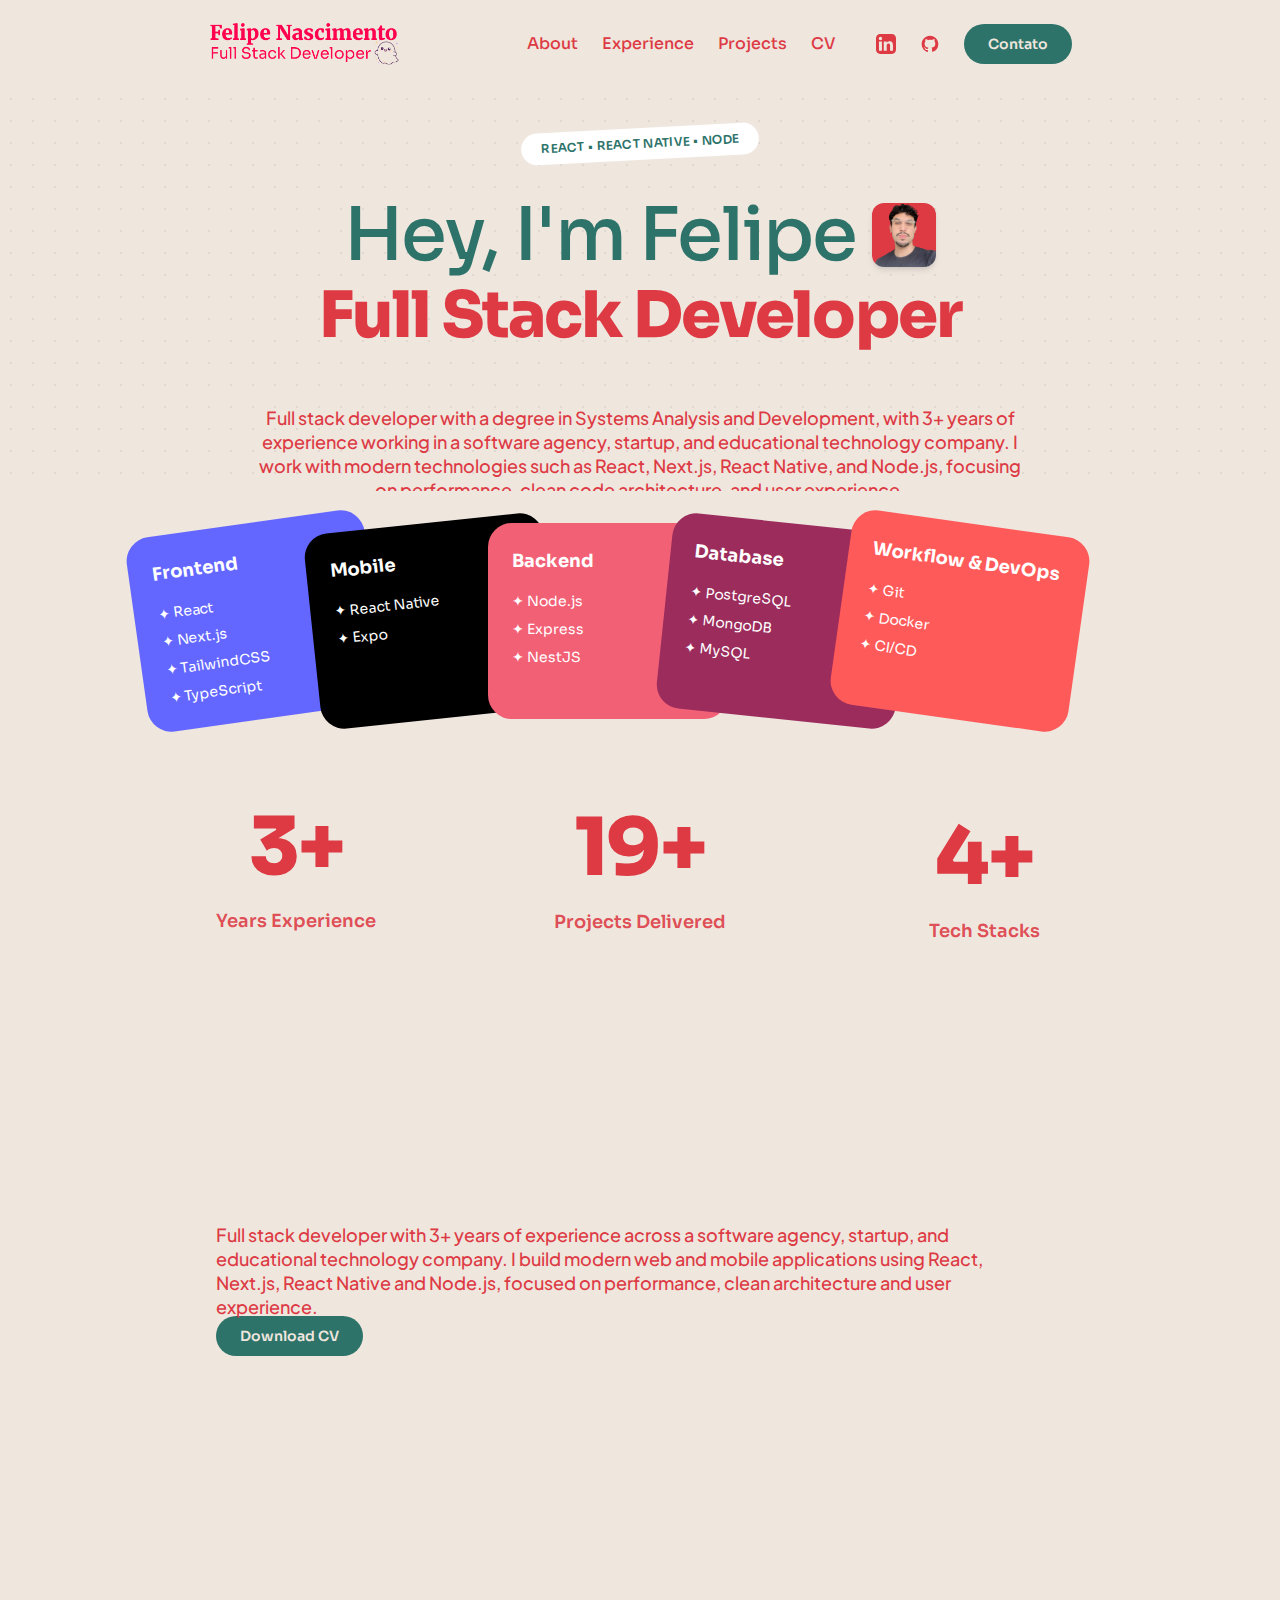
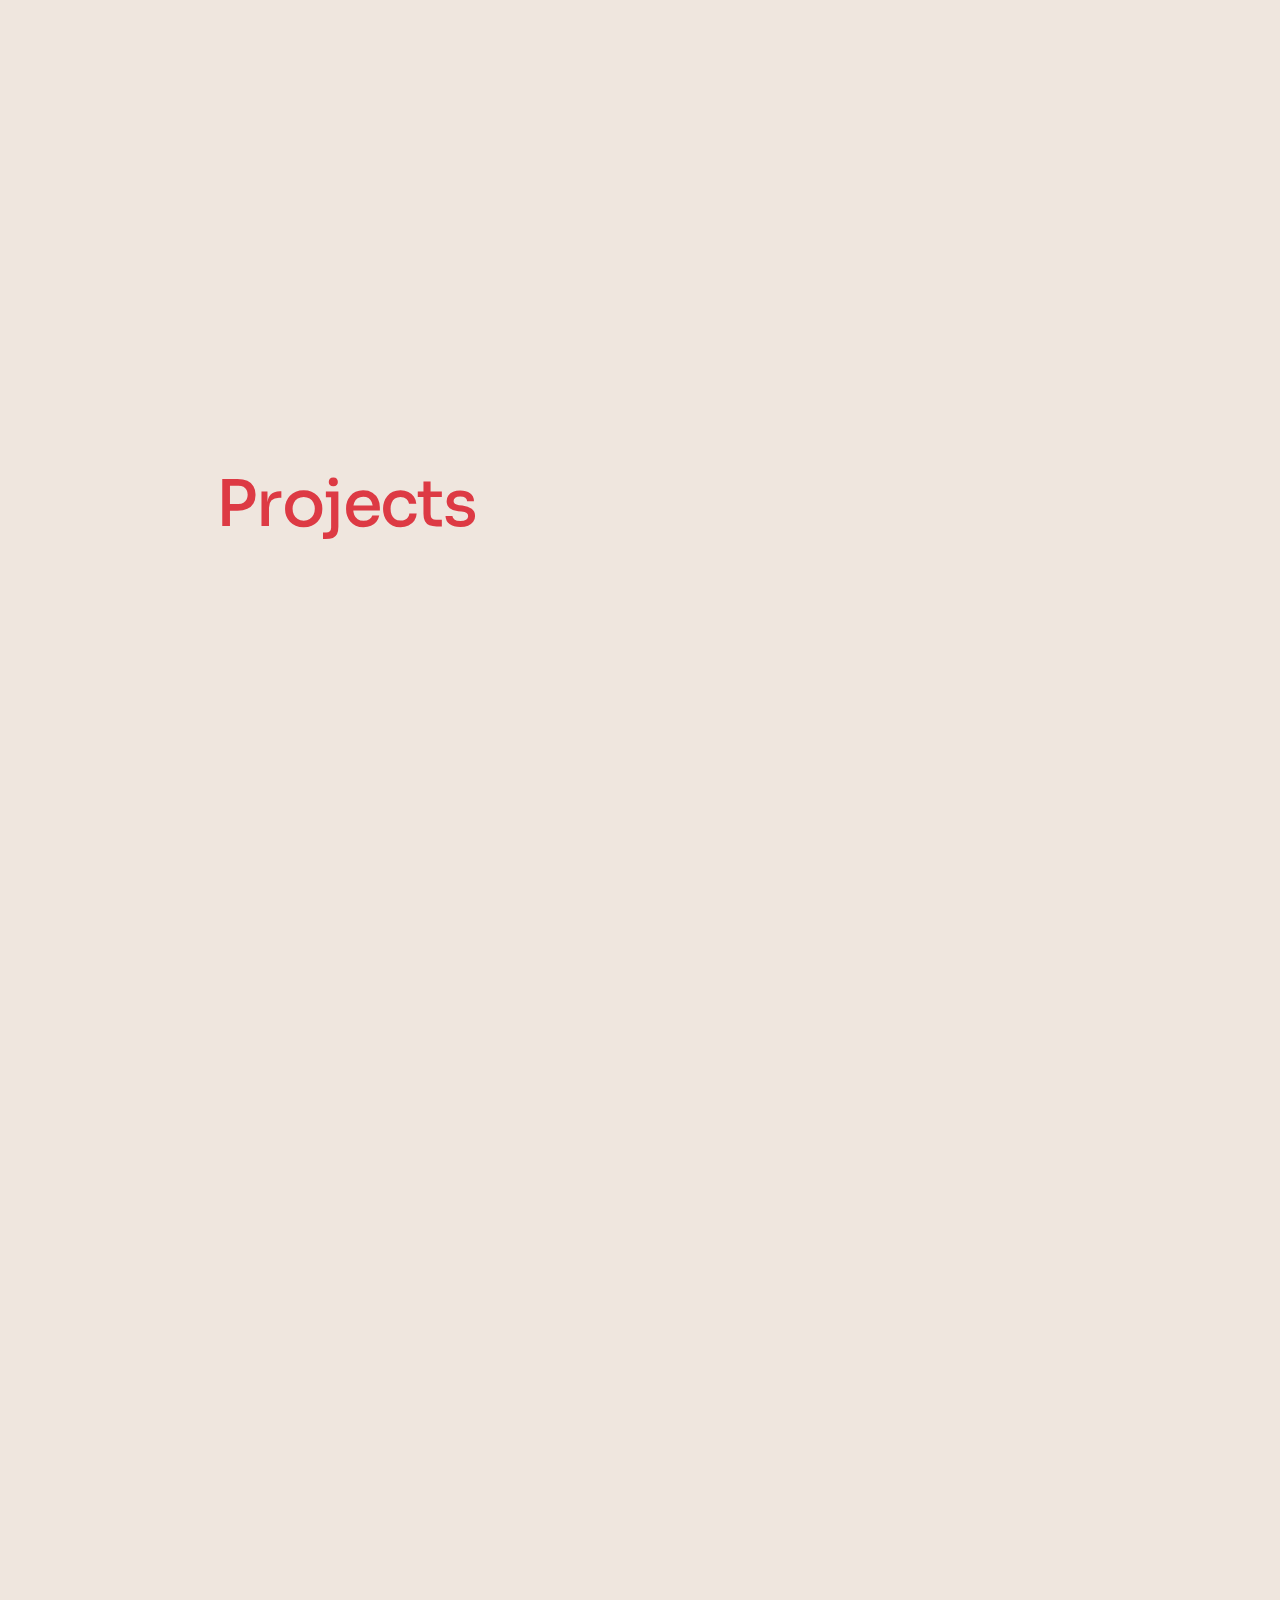
<file: index.html>
<!doctype html>
<html lang="en">
  <head>
    <meta charset="UTF-8" />
    <link rel="icon" href="/ghost.png" />
    <meta name="viewport" content="width=device-width, initial-scale=1.0" />
    <link rel="preconnect" href="https://fonts.googleapis.com" />
    <link rel="preconnect" href="https://fonts.gstatic.com" crossorigin />
    <link
      href="https://fonts.googleapis.com/css2?family=Sora:wght@400;500;600;700&display=swap"
      rel="stylesheet"
    />
    <title>portfolio</title>
    <script type="module" crossorigin src="/assets/index-nmqDXAvG.js"></script>
    <link rel="stylesheet" crossorigin href="/assets/index-CzbINPEO.css">
  </head>
  <body>
    <div id="root"></div>
  </body>
</html>
</file>
<file: assets/index-CzbINPEO.css>
@font-face{font-family:Plus Jakarta Sans Variable;font-style:normal;font-display:swap;font-weight:200 800;src:url([data-uri]) format("woff2-variations");unicode-range:U+0460-052F,U+1C80-1C8A,U+20B4,U+2DE0-2DFF,U+A640-A69F,U+FE2E-FE2F}@font-face{font-family:Plus Jakarta Sans Variable;font-style:normal;font-display:swap;font-weight:200 800;src:url(/assets/plus-jakarta-sans-vietnamese-wght-normal-qRpaaN48.woff2) format("woff2-variations");unicode-range:U+0102-0103,U+0110-0111,U+0128-0129,U+0168-0169,U+01A0-01A1,U+01AF-01B0,U+0300-0301,U+0303-0304,U+0308-0309,U+0323,U+0329,U+1EA0-1EF9,U+20AB}@font-face{font-family:Plus Jakarta Sans Variable;font-style:normal;font-display:swap;font-weight:200 800;src:url(/assets/plus-jakarta-sans-latin-ext-wght-normal-DmpS2jIq.woff2) format("woff2-variations");unicode-range:U+0100-02BA,U+02BD-02C5,U+02C7-02CC,U+02CE-02D7,U+02DD-02FF,U+0304,U+0308,U+0329,U+1D00-1DBF,U+1E00-1E9F,U+1EF2-1EFF,U+2020,U+20A0-20AB,U+20AD-20C0,U+2113,U+2C60-2C7F,U+A720-A7FF}@font-face{font-family:Plus Jakarta Sans Variable;font-style:normal;font-display:swap;font-weight:200 800;src:url(/assets/plus-jakarta-sans-latin-wght-normal-eXO_dkmS.woff2) format("woff2-variations");unicode-range:U+0000-00FF,U+0131,U+0152-0153,U+02BB-02BC,U+02C6,U+02DA,U+02DC,U+0304,U+0308,U+0329,U+2000-206F,U+20AC,U+2122,U+2191,U+2193,U+2212,U+2215,U+FEFF,U+FFFD}@font-face{font-family:Sora;font-style:normal;font-display:swap;font-weight:400;src:url(/assets/sora-latin-ext-400-normal-Twk1CgKs.woff2) format("woff2"),url(/assets/sora-latin-ext-400-normal-BmhJC382.woff) format("woff");unicode-range:U+0100-02BA,U+02BD-02C5,U+02C7-02CC,U+02CE-02D7,U+02DD-02FF,U+0304,U+0308,U+0329,U+1D00-1DBF,U+1E00-1E9F,U+1EF2-1EFF,U+2020,U+20A0-20AB,U+20AD-20C0,U+2113,U+2C60-2C7F,U+A720-A7FF}@font-face{font-family:Sora;font-style:normal;font-display:swap;font-weight:400;src:url(/assets/sora-latin-400-normal-CRt88UEn.woff2) format("woff2"),url(/assets/sora-latin-400-normal-OW7qkl5a.woff) format("woff");unicode-range:U+0000-00FF,U+0131,U+0152-0153,U+02BB-02BC,U+02C6,U+02DA,U+02DC,U+0304,U+0308,U+0329,U+2000-206F,U+20AC,U+2122,U+2191,U+2193,U+2212,U+2215,U+FEFF,U+FFFD}@font-face{font-family:Sora;font-style:normal;font-display:swap;font-weight:500;src:url(/assets/sora-latin-ext-500-normal-B5KKQIFO.woff2) format("woff2"),url(/assets/sora-latin-ext-500-normal-DwxUJRqY.woff) format("woff");unicode-range:U+0100-02BA,U+02BD-02C5,U+02C7-02CC,U+02CE-02D7,U+02DD-02FF,U+0304,U+0308,U+0329,U+1D00-1DBF,U+1E00-1E9F,U+1EF2-1EFF,U+2020,U+20A0-20AB,U+20AD-20C0,U+2113,U+2C60-2C7F,U+A720-A7FF}@font-face{font-family:Sora;font-style:normal;font-display:swap;font-weight:500;src:url(/assets/sora-latin-500-normal-01eiPEn0.woff2) format("woff2"),url(/assets/sora-latin-500-normal-w58xtEt9.woff) format("woff");unicode-range:U+0000-00FF,U+0131,U+0152-0153,U+02BB-02BC,U+02C6,U+02DA,U+02DC,U+0304,U+0308,U+0329,U+2000-206F,U+20AC,U+2122,U+2191,U+2193,U+2212,U+2215,U+FEFF,U+FFFD}@font-face{font-family:Sora;font-style:normal;font-display:swap;font-weight:600;src:url(/assets/sora-latin-ext-600-normal-Cue1zdhl.woff2) format("woff2"),url(/assets/sora-latin-ext-600-normal-DLOJK0Ta.woff) format("woff");unicode-range:U+0100-02BA,U+02BD-02C5,U+02C7-02CC,U+02CE-02D7,U+02DD-02FF,U+0304,U+0308,U+0329,U+1D00-1DBF,U+1E00-1E9F,U+1EF2-1EFF,U+2020,U+20A0-20AB,U+20AD-20C0,U+2113,U+2C60-2C7F,U+A720-A7FF}@font-face{font-family:Sora;font-style:normal;font-display:swap;font-weight:600;src:url(/assets/sora-latin-600-normal-Cdg4DaK0.woff2) format("woff2"),url(/assets/sora-latin-600-normal-1_7fyUAY.woff) format("woff");unicode-range:U+0000-00FF,U+0131,U+0152-0153,U+02BB-02BC,U+02C6,U+02DA,U+02DC,U+0304,U+0308,U+0329,U+2000-206F,U+20AC,U+2122,U+2191,U+2193,U+2212,U+2215,U+FEFF,U+FFFD}@font-face{font-family:Sora;font-style:normal;font-display:swap;font-weight:700;src:url(/assets/sora-latin-ext-700-normal-DM0oy5s8.woff2) format("woff2"),url(/assets/sora-latin-ext-700-normal-Oc7uZIYt.woff) format("woff");unicode-range:U+0100-02BA,U+02BD-02C5,U+02C7-02CC,U+02CE-02D7,U+02DD-02FF,U+0304,U+0308,U+0329,U+1D00-1DBF,U+1E00-1E9F,U+1EF2-1EFF,U+2020,U+20A0-20AB,U+20AD-20C0,U+2113,U+2C60-2C7F,U+A720-A7FF}@font-face{font-family:Sora;font-style:normal;font-display:swap;font-weight:700;src:url(/assets/sora-latin-700-normal-9waGdLWo.woff2) format("woff2"),url(/assets/sora-latin-700-normal-BKPfQAnC.woff) format("woff");unicode-range:U+0000-00FF,U+0131,U+0152-0153,U+02BB-02BC,U+02C6,U+02DA,U+02DC,U+0304,U+0308,U+0329,U+2000-206F,U+20AC,U+2122,U+2191,U+2193,U+2212,U+2215,U+FEFF,U+FFFD}@font-face{font-family:Plus Jakarta Sans;font-style:normal;font-display:swap;font-weight:400;src:url([data-uri]) format("woff2"),url([data-uri]) format("woff");unicode-range:U+0460-052F,U+1C80-1C8A,U+20B4,U+2DE0-2DFF,U+A640-A69F,U+FE2E-FE2F}@font-face{font-family:Plus Jakarta Sans;font-style:normal;font-display:swap;font-weight:400;src:url(/assets/plus-jakarta-sans-vietnamese-400-normal-Cg2kxhWu.woff2) format("woff2"),url(/assets/plus-jakarta-sans-vietnamese-400-normal-B8TCSmUq.woff) format("woff");unicode-range:U+0102-0103,U+0110-0111,U+0128-0129,U+0168-0169,U+01A0-01A1,U+01AF-01B0,U+0300-0301,U+0303-0304,U+0308-0309,U+0323,U+0329,U+1EA0-1EF9,U+20AB}@font-face{font-family:Plus Jakarta Sans;font-style:normal;font-display:swap;font-weight:400;src:url(/assets/plus-jakarta-sans-latin-ext-400-normal-D127hM_v.woff2) format("woff2"),url(/assets/plus-jakarta-sans-latin-ext-400-normal-2ppkqaOR.woff) format("woff");unicode-range:U+0100-02BA,U+02BD-02C5,U+02C7-02CC,U+02CE-02D7,U+02DD-02FF,U+0304,U+0308,U+0329,U+1D00-1DBF,U+1E00-1E9F,U+1EF2-1EFF,U+2020,U+20A0-20AB,U+20AD-20C0,U+2113,U+2C60-2C7F,U+A720-A7FF}@font-face{font-family:Plus Jakarta Sans;font-style:normal;font-display:swap;font-weight:400;src:url(/assets/plus-jakarta-sans-latin-400-normal-Dhut76fR.woff2) format("woff2"),url(/assets/plus-jakarta-sans-latin-400-normal-BDKaGhyp.woff) format("woff");unicode-range:U+0000-00FF,U+0131,U+0152-0153,U+02BB-02BC,U+02C6,U+02DA,U+02DC,U+0304,U+0308,U+0329,U+2000-206F,U+20AC,U+2122,U+2191,U+2193,U+2212,U+2215,U+FEFF,U+FFFD}@font-face{font-family:Plus Jakarta Sans;font-style:normal;font-display:swap;font-weight:500;src:url([data-uri]) format("woff2"),url([data-uri]) format("woff");unicode-range:U+0460-052F,U+1C80-1C8A,U+20B4,U+2DE0-2DFF,U+A640-A69F,U+FE2E-FE2F}@font-face{font-family:Plus Jakarta Sans;font-style:normal;font-display:swap;font-weight:500;src:url(/assets/plus-jakarta-sans-vietnamese-500-normal-DiU8zqi-.woff2) format("woff2"),url(/assets/plus-jakarta-sans-vietnamese-500-normal-CvE5C8T-.woff) format("woff");unicode-range:U+0102-0103,U+0110-0111,U+0128-0129,U+0168-0169,U+01A0-01A1,U+01AF-01B0,U+0300-0301,U+0303-0304,U+0308-0309,U+0323,U+0329,U+1EA0-1EF9,U+20AB}@font-face{font-family:Plus Jakarta Sans;font-style:normal;font-display:swap;font-weight:500;src:url(/assets/plus-jakarta-sans-latin-ext-500-normal-9VZagAe1.woff2) format("woff2"),url(/assets/plus-jakarta-sans-latin-ext-500-normal-CqEEAICU.woff) format("woff");unicode-range:U+0100-02BA,U+02BD-02C5,U+02C7-02CC,U+02CE-02D7,U+02DD-02FF,U+0304,U+0308,U+0329,U+1D00-1DBF,U+1E00-1E9F,U+1EF2-1EFF,U+2020,U+20A0-20AB,U+20AD-20C0,U+2113,U+2C60-2C7F,U+A720-A7FF}@font-face{font-family:Plus Jakarta Sans;font-style:normal;font-display:swap;font-weight:500;src:url(/assets/plus-jakarta-sans-latin-500-normal-Bf-nb4oT.woff2) format("woff2"),url(/assets/plus-jakarta-sans-latin-500-normal-DYtqi0QS.woff) format("woff");unicode-range:U+0000-00FF,U+0131,U+0152-0153,U+02BB-02BC,U+02C6,U+02DA,U+02DC,U+0304,U+0308,U+0329,U+2000-206F,U+20AC,U+2122,U+2191,U+2193,U+2212,U+2215,U+FEFF,U+FFFD}@font-face{font-family:Plus Jakarta Sans;font-style:normal;font-display:swap;font-weight:600;src:url([data-uri]) format("woff2"),url([data-uri]) format("woff");unicode-range:U+0460-052F,U+1C80-1C8A,U+20B4,U+2DE0-2DFF,U+A640-A69F,U+FE2E-FE2F}@font-face{font-family:Plus Jakarta Sans;font-style:normal;font-display:swap;font-weight:600;src:url(/assets/plus-jakarta-sans-vietnamese-600-normal-Y4VTTRme.woff2) format("woff2"),url(/assets/plus-jakarta-sans-vietnamese-600-normal-5YsyKbU1.woff) format("woff");unicode-range:U+0102-0103,U+0110-0111,U+0128-0129,U+0168-0169,U+01A0-01A1,U+01AF-01B0,U+0300-0301,U+0303-0304,U+0308-0309,U+0323,U+0329,U+1EA0-1EF9,U+20AB}@font-face{font-family:Plus Jakarta Sans;font-style:normal;font-display:swap;font-weight:600;src:url(/assets/plus-jakarta-sans-latin-ext-600-normal-DQgPU_Cg.woff2) format("woff2"),url(/assets/plus-jakarta-sans-latin-ext-600-normal-B0WRRYJ1.woff) format("woff");unicode-range:U+0100-02BA,U+02BD-02C5,U+02C7-02CC,U+02CE-02D7,U+02DD-02FF,U+0304,U+0308,U+0329,U+1D00-1DBF,U+1E00-1E9F,U+1EF2-1EFF,U+2020,U+20A0-20AB,U+20AD-20C0,U+2113,U+2C60-2C7F,U+A720-A7FF}@font-face{font-family:Plus Jakarta Sans;font-style:normal;font-display:swap;font-weight:600;src:url(/assets/plus-jakarta-sans-latin-600-normal-DLTa1BUW.woff2) format("woff2"),url(/assets/plus-jakarta-sans-latin-600-normal-BR_Ojra4.woff) format("woff");unicode-range:U+0000-00FF,U+0131,U+0152-0153,U+02BB-02BC,U+02C6,U+02DA,U+02DC,U+0304,U+0308,U+0329,U+2000-206F,U+20AC,U+2122,U+2191,U+2193,U+2212,U+2215,U+FEFF,U+FFFD}@font-face{font-family:Plus Jakarta Sans;font-style:normal;font-display:swap;font-weight:700;src:url([data-uri]) format("woff2"),url([data-uri]) format("woff");unicode-range:U+0460-052F,U+1C80-1C8A,U+20B4,U+2DE0-2DFF,U+A640-A69F,U+FE2E-FE2F}@font-face{font-family:Plus Jakarta Sans;font-style:normal;font-display:swap;font-weight:700;src:url(/assets/plus-jakarta-sans-vietnamese-700-normal-CV6qDkkj.woff2) format("woff2"),url(/assets/plus-jakarta-sans-vietnamese-700-normal-BCh_uG_5.woff) format("woff");unicode-range:U+0102-0103,U+0110-0111,U+0128-0129,U+0168-0169,U+01A0-01A1,U+01AF-01B0,U+0300-0301,U+0303-0304,U+0308-0309,U+0323,U+0329,U+1EA0-1EF9,U+20AB}@font-face{font-family:Plus Jakarta Sans;font-style:normal;font-display:swap;font-weight:700;src:url(/assets/plus-jakarta-sans-latin-ext-700-normal-BajbvANd.woff2) format("woff2"),url(/assets/plus-jakarta-sans-latin-ext-700-normal-8-d-IyIQ.woff) format("woff");unicode-range:U+0100-02BA,U+02BD-02C5,U+02C7-02CC,U+02CE-02D7,U+02DD-02FF,U+0304,U+0308,U+0329,U+1D00-1DBF,U+1E00-1E9F,U+1EF2-1EFF,U+2020,U+20A0-20AB,U+20AD-20C0,U+2113,U+2C60-2C7F,U+A720-A7FF}@font-face{font-family:Plus Jakarta Sans;font-style:normal;font-display:swap;font-weight:700;src:url(/assets/plus-jakarta-sans-latin-700-normal-CfpNZvy6.woff2) format("woff2"),url(/assets/plus-jakarta-sans-latin-700-normal-DqEcQeE5.woff) format("woff");unicode-range:U+0000-00FF,U+0131,U+0152-0153,U+02BB-02BC,U+02C6,U+02DA,U+02DC,U+0304,U+0308,U+0329,U+2000-206F,U+20AC,U+2122,U+2191,U+2193,U+2212,U+2215,U+FEFF,U+FFFD}*,:before,:after{--tw-border-spacing-x: 0;--tw-border-spacing-y: 0;--tw-translate-x: 0;--tw-translate-y: 0;--tw-rotate: 0;--tw-skew-x: 0;--tw-skew-y: 0;--tw-scale-x: 1;--tw-scale-y: 1;--tw-pan-x: ;--tw-pan-y: ;--tw-pinch-zoom: ;--tw-scroll-snap-strictness: proximity;--tw-gradient-from-position: ;--tw-gradient-via-position: ;--tw-gradient-to-position: ;--tw-ordinal: ;--tw-slashed-zero: ;--tw-numeric-figure: ;--tw-numeric-spacing: ;--tw-numeric-fraction: ;--tw-ring-inset: ;--tw-ring-offset-width: 0px;--tw-ring-offset-color: #fff;--tw-ring-color: rgb(59 130 246 / .5);--tw-ring-offset-shadow: 0 0 #0000;--tw-ring-shadow: 0 0 #0000;--tw-shadow: 0 0 #0000;--tw-shadow-colored: 0 0 #0000;--tw-blur: ;--tw-brightness: ;--tw-contrast: ;--tw-grayscale: ;--tw-hue-rotate: ;--tw-invert: ;--tw-saturate: ;--tw-sepia: ;--tw-drop-shadow: ;--tw-backdrop-blur: ;--tw-backdrop-brightness: ;--tw-backdrop-contrast: ;--tw-backdrop-grayscale: ;--tw-backdrop-hue-rotate: ;--tw-backdrop-invert: ;--tw-backdrop-opacity: ;--tw-backdrop-saturate: ;--tw-backdrop-sepia: ;--tw-contain-size: ;--tw-contain-layout: ;--tw-contain-paint: ;--tw-contain-style: }::backdrop{--tw-border-spacing-x: 0;--tw-border-spacing-y: 0;--tw-translate-x: 0;--tw-translate-y: 0;--tw-rotate: 0;--tw-skew-x: 0;--tw-skew-y: 0;--tw-scale-x: 1;--tw-scale-y: 1;--tw-pan-x: ;--tw-pan-y: ;--tw-pinch-zoom: ;--tw-scroll-snap-strictness: proximity;--tw-gradient-from-position: ;--tw-gradient-via-position: ;--tw-gradient-to-position: ;--tw-ordinal: ;--tw-slashed-zero: ;--tw-numeric-figure: ;--tw-numeric-spacing: ;--tw-numeric-fraction: ;--tw-ring-inset: ;--tw-ring-offset-width: 0px;--tw-ring-offset-color: #fff;--tw-ring-color: rgb(59 130 246 / .5);--tw-ring-offset-shadow: 0 0 #0000;--tw-ring-shadow: 0 0 #0000;--tw-shadow: 0 0 #0000;--tw-shadow-colored: 0 0 #0000;--tw-blur: ;--tw-brightness: ;--tw-contrast: ;--tw-grayscale: ;--tw-hue-rotate: ;--tw-invert: ;--tw-saturate: ;--tw-sepia: ;--tw-drop-shadow: ;--tw-backdrop-blur: ;--tw-backdrop-brightness: ;--tw-backdrop-contrast: ;--tw-backdrop-grayscale: ;--tw-backdrop-hue-rotate: ;--tw-backdrop-invert: ;--tw-backdrop-opacity: ;--tw-backdrop-saturate: ;--tw-backdrop-sepia: ;--tw-contain-size: ;--tw-contain-layout: ;--tw-contain-paint: ;--tw-contain-style: }*,:before,:after{box-sizing:border-box;border-width:0;border-style:solid;border-color:#e5e7eb}:before,:after{--tw-content: ""}html,:host{line-height:1.5;-webkit-text-size-adjust:100%;-moz-tab-size:4;-o-tab-size:4;tab-size:4;font-family:ui-sans-serif,system-ui,sans-serif,"Apple Color Emoji","Segoe UI Emoji",Segoe UI Symbol,"Noto Color Emoji";font-feature-settings:normal;font-variation-settings:normal;-webkit-tap-highlight-color:transparent}body{margin:0;line-height:inherit}hr{height:0;color:inherit;border-top-width:1px}abbr:where([title]){-webkit-text-decoration:underline dotted;text-decoration:underline dotted}h1,h2,h3,h4,h5,h6{font-size:inherit;font-weight:inherit}a{color:inherit;text-decoration:inherit}b,strong{font-weight:bolder}code,kbd,samp,pre{font-family:ui-monospace,SFMono-Regular,Menlo,Monaco,Consolas,Liberation Mono,Courier New,monospace;font-feature-settings:normal;font-variation-settings:normal;font-size:1em}small{font-size:80%}sub,sup{font-size:75%;line-height:0;position:relative;vertical-align:baseline}sub{bottom:-.25em}sup{top:-.5em}table{text-indent:0;border-color:inherit;border-collapse:collapse}button,input,optgroup,select,textarea{font-family:inherit;font-feature-settings:inherit;font-variation-settings:inherit;font-size:100%;font-weight:inherit;line-height:inherit;letter-spacing:inherit;color:inherit;margin:0;padding:0}button,select{text-transform:none}button,input:where([type=button]),input:where([type=reset]),input:where([type=submit]){-webkit-appearance:button;background-color:transparent;background-image:none}:-moz-focusring{outline:auto}:-moz-ui-invalid{box-shadow:none}progress{vertical-align:baseline}::-webkit-inner-spin-button,::-webkit-outer-spin-button{height:auto}[type=search]{-webkit-appearance:textfield;outline-offset:-2px}::-webkit-search-decoration{-webkit-appearance:none}::-webkit-file-upload-button{-webkit-appearance:button;font:inherit}summary{display:list-item}blockquote,dl,dd,h1,h2,h3,h4,h5,h6,hr,figure,p,pre{margin:0}fieldset{margin:0;padding:0}legend{padding:0}ol,ul,menu{list-style:none;margin:0;padding:0}dialog{padding:0}textarea{resize:vertical}input::-moz-placeholder,textarea::-moz-placeholder{opacity:1;color:#9ca3af}input::placeholder,textarea::placeholder{opacity:1;color:#9ca3af}button,[role=button]{cursor:pointer}:disabled{cursor:default}img,svg,video,canvas,audio,iframe,embed,object{display:block;vertical-align:middle}img,video{max-width:100%;height:auto}[hidden]:where(:not([hidden=until-found])){display:none}.pointer-events-none{pointer-events:none}.invisible{visibility:hidden}.fixed{position:fixed}.absolute{position:absolute}.relative{position:relative}.inset-0{inset:0}.right-0{right:0}.top-0{top:0}.z-50{z-index:50}.z-\[60\]{z-index:60}.mx-auto{margin-left:auto;margin-right:auto}.-ml-16{margin-left:-4rem}.mb-4{margin-bottom:1rem}.ml-4{margin-left:1rem}.mt-10{margin-top:2.5rem}.mt-16{margin-top:4rem}.mt-2{margin-top:.5rem}.mt-4{margin-top:1rem}.mt-5{margin-top:1.25rem}.mt-6{margin-top:1.5rem}.mt-8{margin-top:2rem}.block{display:block}.flex{display:flex}.inline-flex{display:inline-flex}.grid{display:grid}.hidden{display:none}.aspect-\[16\/10\]{aspect-ratio:16/10}.h-10{height:2.5rem}.h-12{height:3rem}.h-16{height:4rem}.h-5{height:1.25rem}.h-full{height:100%}.h-px{height:1px}.min-h-screen{min-height:100vh}.w-10{width:2.5rem}.w-12{width:3rem}.w-16{width:4rem}.w-5{width:1.25rem}.w-\[240px\]{width:240px}.w-\[86\%\]{width:86%}.w-auto{width:auto}.w-fit{width:-moz-fit-content;width:fit-content}.w-full{width:100%}.max-w-3xl{max-width:48rem}.max-w-4xl{max-width:56rem}.max-w-5xl{max-width:64rem}.max-w-6xl{max-width:72rem}.max-w-sm{max-width:24rem}.max-w-xl{max-width:36rem}.transform{transform:translate(var(--tw-translate-x),var(--tw-translate-y)) rotate(var(--tw-rotate)) skew(var(--tw-skew-x)) skewY(var(--tw-skew-y)) scaleX(var(--tw-scale-x)) scaleY(var(--tw-scale-y))}.cursor-default{cursor:default}.grid-cols-1{grid-template-columns:repeat(1,minmax(0,1fr))}.flex-col{flex-direction:column}.items-end{align-items:flex-end}.items-center{align-items:center}.justify-center{justify-content:center}.justify-between{justify-content:space-between}.gap-10{gap:2.5rem}.gap-12{gap:3rem}.gap-2{gap:.5rem}.gap-3{gap:.75rem}.gap-4{gap:1rem}.gap-6{gap:1.5rem}.space-y-10>:not([hidden])~:not([hidden]){--tw-space-y-reverse: 0;margin-top:calc(2.5rem * calc(1 - var(--tw-space-y-reverse)));margin-bottom:calc(2.5rem * var(--tw-space-y-reverse))}.space-y-2>:not([hidden])~:not([hidden]){--tw-space-y-reverse: 0;margin-top:calc(.5rem * calc(1 - var(--tw-space-y-reverse)));margin-bottom:calc(.5rem * var(--tw-space-y-reverse))}.space-y-3>:not([hidden])~:not([hidden]){--tw-space-y-reverse: 0;margin-top:calc(.75rem * calc(1 - var(--tw-space-y-reverse)));margin-bottom:calc(.75rem * var(--tw-space-y-reverse))}.overflow-hidden{overflow:hidden}.rounded-2xl{border-radius:1rem}.rounded-3xl{border-radius:1.5rem}.rounded-\[32px\]{border-radius:32px}.rounded-full{border-radius:9999px}.rounded-xl{border-radius:.75rem}.border{border-width:1px}.border-b{border-bottom-width:1px}.border-t{border-top-width:1px}.border-black\/10{border-color:#0000001a}.bg-black\/40{background-color:#0006}.bg-black\/5{background-color:#0000000d}.bg-cream{--tw-bg-opacity: 1;background-color:rgb(239 230 222 / var(--tw-bg-opacity, 1))}.bg-customGreen{--tw-bg-opacity: 1;background-color:rgb(46 115 106 / var(--tw-bg-opacity, 1))}.bg-customRed{--tw-bg-opacity: 1;background-color:rgb(221 58 68 / var(--tw-bg-opacity, 1))}.bg-customRed\/35{background-color:#dd3a4459}.bg-white{--tw-bg-opacity: 1;background-color:rgb(255 255 255 / var(--tw-bg-opacity, 1))}.object-contain{-o-object-fit:contain;object-fit:contain}.object-cover{-o-object-fit:cover;object-fit:cover}.p-4{padding:1rem}.p-6{padding:1.5rem}.px-4{padding-left:1rem;padding-right:1rem}.px-5{padding-left:1.25rem;padding-right:1.25rem}.px-6{padding-left:1.5rem;padding-right:1.5rem}.px-8{padding-left:2rem;padding-right:2rem}.py-10{padding-top:2.5rem;padding-bottom:2.5rem}.py-16{padding-top:4rem;padding-bottom:4rem}.py-2{padding-top:.5rem;padding-bottom:.5rem}.py-2\.5{padding-top:.625rem;padding-bottom:.625rem}.py-3{padding-top:.75rem;padding-bottom:.75rem}.py-4{padding-top:1rem;padding-bottom:1rem}.py-5{padding-top:1.25rem;padding-bottom:1.25rem}.pb-4{padding-bottom:1rem}.pb-6{padding-bottom:1.5rem}.pt-10{padding-top:2.5rem}.pt-8{padding-top:2rem}.text-center{text-align:center}.text-start{text-align:start}.font-jakarta{font-family:Plus Jakarta Sans Variable,sans-serif}.text-3xl{font-size:1.875rem;line-height:2.25rem}.text-\[40px\]{font-size:40px}.text-\[44px\]{font-size:44px}.text-\[50px\]{font-size:50px}.text-\[52px\]{font-size:52px}.text-base{font-size:1rem;line-height:1.5rem}.text-lg{font-size:1.125rem;line-height:1.75rem}.text-sm{font-size:.875rem;line-height:1.25rem}.text-xs{font-size:.75rem;line-height:1rem}.font-bold{font-weight:700}.font-extrabold{font-weight:800}.font-medium{font-weight:500}.font-semibold{font-weight:600}.uppercase{text-transform:uppercase}.leading-\[0\.95\]{line-height:.95}.leading-\[1\.02\]{line-height:1.02}.leading-\[1\.7\]{line-height:1.7}.leading-\[24px\]{line-height:24px}.leading-none{line-height:1}.tracking-\[0\.22em\]{letter-spacing:.22em}.tracking-\[0\.28em\]{letter-spacing:.28em}.tracking-tight{letter-spacing:-.025em}.tracking-wide{letter-spacing:.025em}.text-black{--tw-text-opacity: 1;color:rgb(0 0 0 / var(--tw-text-opacity, 1))}.text-black\/40{color:#0006}.text-cream{--tw-text-opacity: 1;color:rgb(239 230 222 / var(--tw-text-opacity, 1))}.text-customGreen{--tw-text-opacity: 1;color:rgb(46 115 106 / var(--tw-text-opacity, 1))}.text-customRed{--tw-text-opacity: 1;color:rgb(221 58 68 / var(--tw-text-opacity, 1))}.text-customRed\/90{color:#dd3a44e6}.text-white{--tw-text-opacity: 1;color:rgb(255 255 255 / var(--tw-text-opacity, 1))}.opacity-\[0\.35\]{opacity:.35}.shadow-2xl{--tw-shadow: 0 25px 50px -12px rgb(0 0 0 / .25);--tw-shadow-colored: 0 25px 50px -12px var(--tw-shadow-color);box-shadow:var(--tw-ring-offset-shadow, 0 0 #0000),var(--tw-ring-shadow, 0 0 #0000),var(--tw-shadow)}.shadow-md{--tw-shadow: 0 4px 6px -1px rgb(0 0 0 / .1), 0 2px 4px -2px rgb(0 0 0 / .1);--tw-shadow-colored: 0 4px 6px -1px var(--tw-shadow-color), 0 2px 4px -2px var(--tw-shadow-color);box-shadow:var(--tw-ring-offset-shadow, 0 0 #0000),var(--tw-ring-shadow, 0 0 #0000),var(--tw-shadow)}.transition{transition-property:color,background-color,border-color,text-decoration-color,fill,stroke,opacity,box-shadow,transform,filter,backdrop-filter;transition-timing-function:cubic-bezier(.4,0,.2,1);transition-duration:.15s}body{font-family:Sora,sans-serif}.hover\:bg-black\/5:hover{background-color:#0000000d}.hover\:opacity-60:hover{opacity:.6}.hover\:opacity-70:hover{opacity:.7}.hover\:opacity-90:hover{opacity:.9}.focus\:outline-none:focus{outline:2px solid transparent;outline-offset:2px}.focus\:ring-2:focus{--tw-ring-offset-shadow: var(--tw-ring-inset) 0 0 0 var(--tw-ring-offset-width) var(--tw-ring-offset-color);--tw-ring-shadow: var(--tw-ring-inset) 0 0 0 calc(2px + var(--tw-ring-offset-width)) var(--tw-ring-color);box-shadow:var(--tw-ring-offset-shadow),var(--tw-ring-shadow),var(--tw-shadow, 0 0 #0000)}.focus\:ring-black\/15:focus{--tw-ring-color: rgb(0 0 0 / .15)}@media(min-width:640px){.sm\:grid-cols-3{grid-template-columns:repeat(3,minmax(0,1fr))}.sm\:flex-row{flex-direction:row}.sm\:items-end{align-items:flex-end}.sm\:justify-between{justify-content:space-between}.sm\:gap-14{gap:3.5rem}.sm\:p-10{padding:2.5rem}.sm\:px-6{padding-left:1.5rem;padding-right:1.5rem}.sm\:py-24{padding-top:6rem;padding-bottom:6rem}.sm\:text-5xl{font-size:3rem;line-height:1}.sm\:text-\[64px\]{font-size:64px}.sm\:text-\[74px\]{font-size:74px}.sm\:text-\[80px\]{font-size:80px}.sm\:text-lg{font-size:1.125rem;line-height:1.75rem}.sm\:text-xl{font-size:1.25rem;line-height:1.75rem}}@media(min-width:768px){.md\:block{display:block}.md\:flex{display:flex}.md\:hidden{display:none}.md\:grid-cols-4{grid-template-columns:repeat(4,minmax(0,1fr))}}@media(min-width:1024px){.lg\:order-1{order:1}.lg\:order-2{order:2}.lg\:grid-cols-\[0\.85fr_1\.15fr\]{grid-template-columns:.85fr 1.15fr}.lg\:grid-cols-\[1\.15fr_0\.85fr\]{grid-template-columns:1.15fr .85fr}.lg\:p-14{padding:3.5rem}}
</file>
